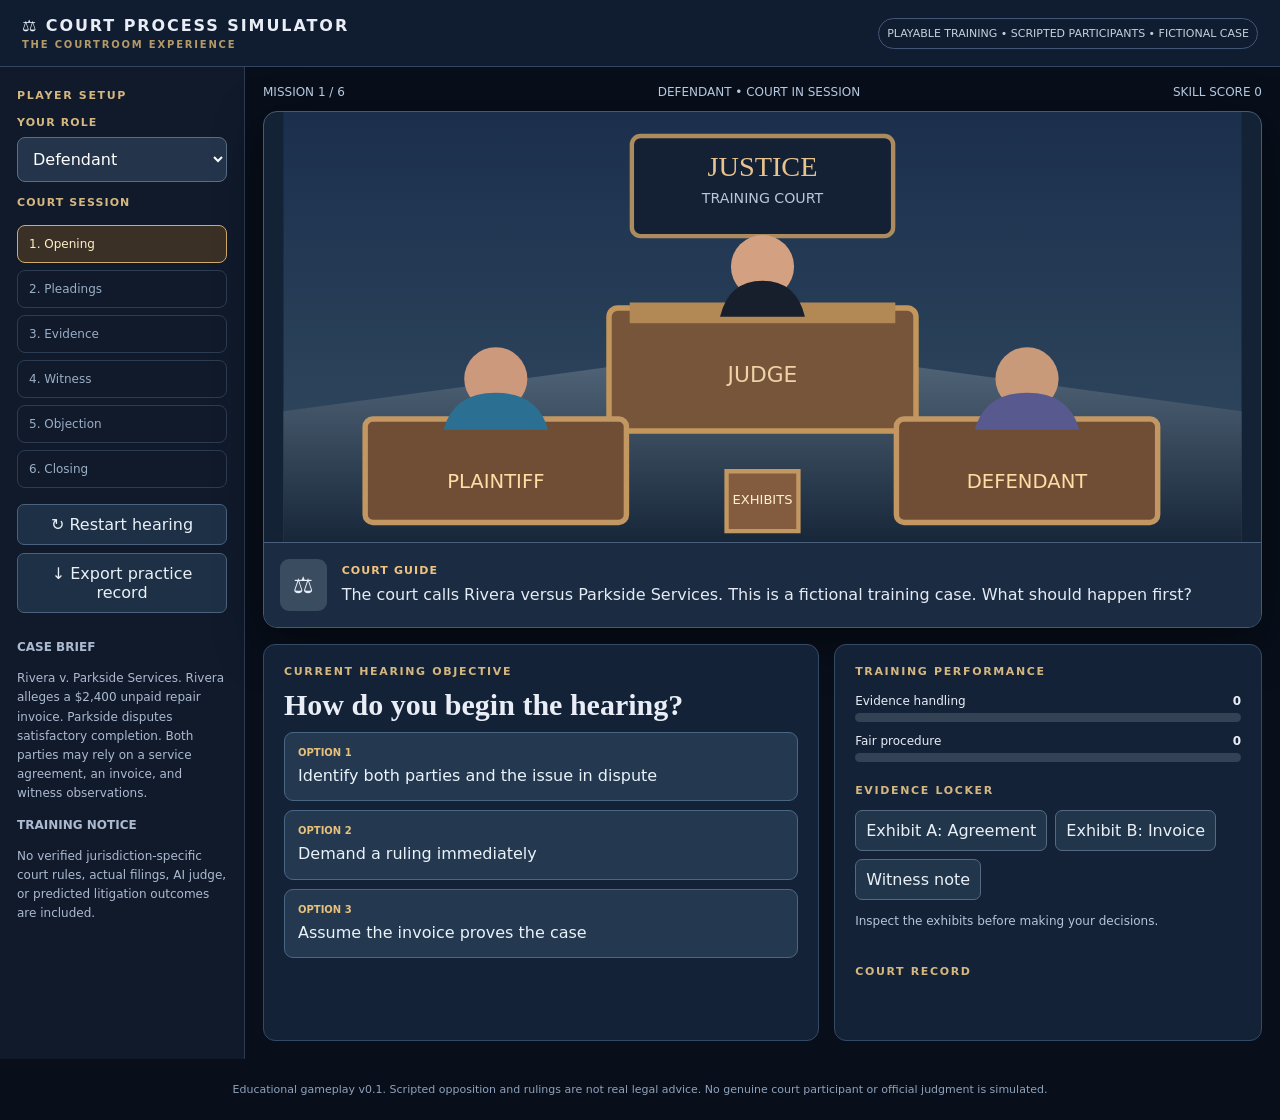
<file: game/index.html>
<!doctype html>
<html lang="en"><head><meta charset="utf-8"><meta name="viewport" content="width=device-width,initial-scale=1">
<title>Court Process Simulator | Playable Training</title>
<style>
:root{color-scheme:dark;font-family:Inter,ui-sans-serif,system-ui,Arial;background:#080f1b;color:#e9edf6}*{box-sizing:border-box}body{margin:0}
header{display:flex;align-items:center;justify-content:space-between;gap:12px;padding:16px 22px;background:#101d30;border-bottom:1px solid #32465f}
.brand{font-weight:850;letter-spacing:.12em}.brand small{display:block;font-size:10px;color:#b49a68;letter-spacing:.18em;margin-top:4px}.notice{font-size:11px;color:#c4d0df;border:1px solid #415775;padding:8px;border-radius:20px}
.layout{display:grid;grid-template-columns:245px minmax(0,1fr);max-width:1440px;margin:auto}.side{padding:22px 17px;border-right:1px solid #2b3c51;background:#101a2b;min-height:92vh}
label{font-size:11px;font-weight:bold;color:#d5b77f;letter-spacing:.1em;display:block;margin:14px 0 8px}
select{background:#24354b;color:#fff;padding:11px;border-radius:8px;border:1px solid #586f89;width:100%;font:inherit}
small,.muted{color:#9eafc3}.eyebrow{font-size:11px;color:#d5b77f;letter-spacing:.15em;font-weight:bold}#timeline{padding:0;list-style:none;display:grid;gap:7px}
#timeline li{border:1px solid #2c3c52;border-radius:8px;padding:11px;font-size:12px;color:#9aaec6}
#timeline .current{background:#3b3026;border-color:#d2aa6d;color:#fff0c5}#timeline .done{color:#79d5b0;border-color:#356758}
aside button{display:block;width:100%;margin:8px 0}.asideinfo{font-size:12px;line-height:1.6;color:#acbad0;margin-top:25px}
button{cursor:pointer;font:inherit}button:focus-visible,select:focus-visible{outline:3px solid #e4b65f;outline-offset:2px}
.ghost{background:#1e3045;color:#eaf0f7;border:1px solid #4b627e;border-radius:7px;padding:10px}
main{padding:18px;min-width:0}
.status{display:flex;justify-content:space-between;gap:12px;flex-wrap:wrap;margin-bottom:12px;font-size:12px;color:#b6c9df}
.arena{border:1px solid #465974;border-radius:14px;overflow:hidden;box-shadow:0 14px 45px #0008;background:#142236}
.arena svg{width:100%;height:auto;display:block;max-height:430px}
.dialogue{display:flex;gap:15px;padding:16px;background:#1b2c42;border-top:1px solid #4a607c;align-items:center}
.portrait{background:#3a4c60;padding:13px;border-radius:9px;font-size:23px}.speaker{font-size:11px;letter-spacing:.1em;color:#f1c47e;font-weight:800}
#speech{margin:6px 0 0;line-height:1.5;color:#e5ebf5}
.columns{display:grid;grid-template-columns:1.3fr 1fr;gap:15px;margin-top:16px}
.panel{background:#142238;border:1px solid #344963;border-radius:12px;padding:20px;min-width:0}
.panel h1{font:700 clamp(22px,3vw,30px) Georgia,serif;margin:10px 0}
#choices{display:grid;gap:9px}
.choice{background:#243950;border:1px solid #496783;border-radius:9px;padding:13px;text-align:left;color:#eaf2fa;line-height:1.4}
.choice:hover{background:#30516f;border-color:#d6b67c}
.choice span{display:block;font-size:10px;font-weight:bold;color:#e8c17b;margin-bottom:5px}
#result{line-height:1.5;color:#9de0c7;min-height:30px}
.bars{display:grid;gap:12px;margin-top:16px}.barlabel{display:flex;justify-content:space-between;font-size:12px;margin-bottom:5px}
.track{height:9px;background:#334254;border-radius:10px;overflow:hidden}.fill{height:100%;background:#cfac73;transition:width .2s}
#caseLog{padding-left:20px;max-height:230px;overflow:auto;font-size:12px;line-height:1.65;color:#a8bfd3}
.exhibits{display:flex;gap:8px;flex-wrap:wrap;margin-top:13px}.exhibits button{background:#22364b;border:1px solid #566983;color:#e9f0f7;padding:10px;border-radius:7px}
#evidenceText{font-size:12px;line-height:1.6;color:#b5c6d8;min-height:35px}
footer{color:#8fa2bc;font-size:11px;text-align:center;padding:24px}
@media(max-width:900px){.layout{grid-template-columns:1fr}.side{min-height:0;border-right:0;border-bottom:1px solid #2b3c51}.columns{grid-template-columns:1fr}.notice{display:none}}
</style></head><body>
<header><div class="brand">⚖ COURT PROCESS SIMULATOR<small>THE COURTROOM EXPERIENCE</small></div><div class="notice">PLAYABLE TRAINING • SCRIPTED PARTICIPANTS • FICTIONAL CASE</div></header>
<div class="layout"><aside class="side"><div class="eyebrow">PLAYER SETUP</div><label for="role">YOUR ROLE</label><select id="role"><option value="defendant">Defendant</option><option value="plaintiff">Plaintiff</option><option value="defense attorney">Defense Attorney</option><option value="plaintiff attorney">Plaintiff Attorney</option><option value="judge">Judge</option><option value="witness">Witness</option><option value="clerk">Court Clerk</option></select><label>COURT SESSION</label><ol id="timeline"></ol><button class="ghost" id="restart">↻ Restart hearing</button><button class="ghost" id="download">↓ Export practice record</button><div class="asideinfo"><strong>CASE BRIEF</strong><p>Rivera v. Parkside Services. Rivera alleges a $2,400 unpaid repair invoice. Parkside disputes satisfactory completion. Both parties may rely on a service agreement, an invoice, and witness observations.</p><strong>TRAINING NOTICE</strong><p>No verified jurisdiction-specific court rules, actual filings, AI judge, or predicted litigation outcomes are included.</p></div></aside>
<main><div class="status"><span id="mission">MISSION 1 / 6</span><span id="roleInfo">DEFENDANT • COURT IN SESSION</span><span id="points">SKILL SCORE 0</span></div>
<section class="arena"><svg viewBox="0 0 880 395" role="img" aria-label="Illustrated courtroom with a judge's bench and two opposing tables">
<defs><linearGradient id="wall" x2="0" y2="1"><stop stop-color="#1b2f4d"/><stop offset="1" stop-color="#344d61"/></linearGradient><linearGradient id="floor" x2="0" y2="1"><stop stop-color="#56697c"/><stop offset="1" stop-color="#172739"/></linearGradient></defs>
<rect width="880" height="395" fill="url(#wall)"/><path d="M0 275L440 215L880 275V395H0Z" fill="url(#floor)"/>
<rect x="320" y="22" width="240" height="92" rx="8" fill="#142134" stroke="#ac8c5e" stroke-width="4"/>
<text x="440" y="59" fill="#e8c38e" font-family="Georgia" font-size="26" text-anchor="middle">JUSTICE</text><text x="440" y="84" fill="#b8c7d9" font-size="13" text-anchor="middle">TRAINING COURT</text>
<rect x="299" y="180" width="282" height="113" rx="8" fill="#77553b" stroke="#c3975c" stroke-width="5"/><rect x="318" y="175" width="244" height="19" fill="#b28855"/><circle cx="440" cy="142" r="29" fill="#d3a182"/><path d="M401 188Q409 155 440 155Q471 155 479 188Z" fill="#171f2d"/>
<text x="440" y="248" fill="#eed3a6" font-size="20" text-anchor="middle">JUDGE</text>
<rect x="75" y="282" width="240" height="95" rx="7" fill="#704e35" stroke="#c29761" stroke-width="5"/><circle cx="195" cy="245" r="29" fill="#cd997d"/><path d="M147 292Q156 258 195 258Q234 258 243 292Z" fill="#2b7092"/><text x="195" y="345" fill="#ffdda5" font-size="18" text-anchor="middle">PLAINTIFF</text>
<rect x="563" y="282" width="240" height="95" rx="7" fill="#704e35" stroke="#c29761" stroke-width="5"/><circle cx="683" cy="245" r="29" fill="#c99a7a"/><path d="M635 292Q644 258 683 258Q722 258 731 292Z" fill="#585a8f"/><text x="683" y="345" fill="#ffdda5" font-size="18" text-anchor="middle">DEFENDANT</text>
<path d="M407 330h66v55h-66z" fill="#835c40" stroke="#c39761" stroke-width="4"/><text x="440" y="360" font-size="12" fill="#fff0cc" text-anchor="middle">EXHIBITS</text>
</svg><div class="dialogue"><div class="portrait">⚖</div><div><div class="speaker" id="speaker">COURT GUIDE</div><p id="speech"></p></div></div></section>
<div class="columns"><section class="panel"><div class="eyebrow">CURRENT HEARING OBJECTIVE</div><h1 id="question"></h1><div id="choices"></div><p id="result" role="status"></p></section>
<section class="panel"><div class="eyebrow">TRAINING PERFORMANCE</div><div class="bars"><div><div class="barlabel"><span>Evidence handling</span><b id="evidenceScore">0</b></div><div class="track"><div class="fill" id="evidenceBar"></div></div></div><div><div class="barlabel"><span>Fair procedure</span><b id="procedureScore">0</b></div><div class="track"><div class="fill" id="procedureBar"></div></div></div></div><div class="eyebrow" style="margin-top:22px">EVIDENCE LOCKER</div><div class="exhibits"><button id="agreement">Exhibit A: Agreement</button><button id="invoice">Exhibit B: Invoice</button><button id="witnessNote">Witness note</button></div><p id="evidenceText">Inspect the exhibits before making your decisions.</p><div class="eyebrow" style="margin-top:18px">COURT RECORD</div><ol id="caseLog"></ol></section></div></main></div><footer>Educational gameplay v0.1. Scripted opposition and rulings are not real legal advice. No genuine court participant or official judgment is simulated.</footer><script type="module" src="/game/sim.js"></script></body></html>
</file>
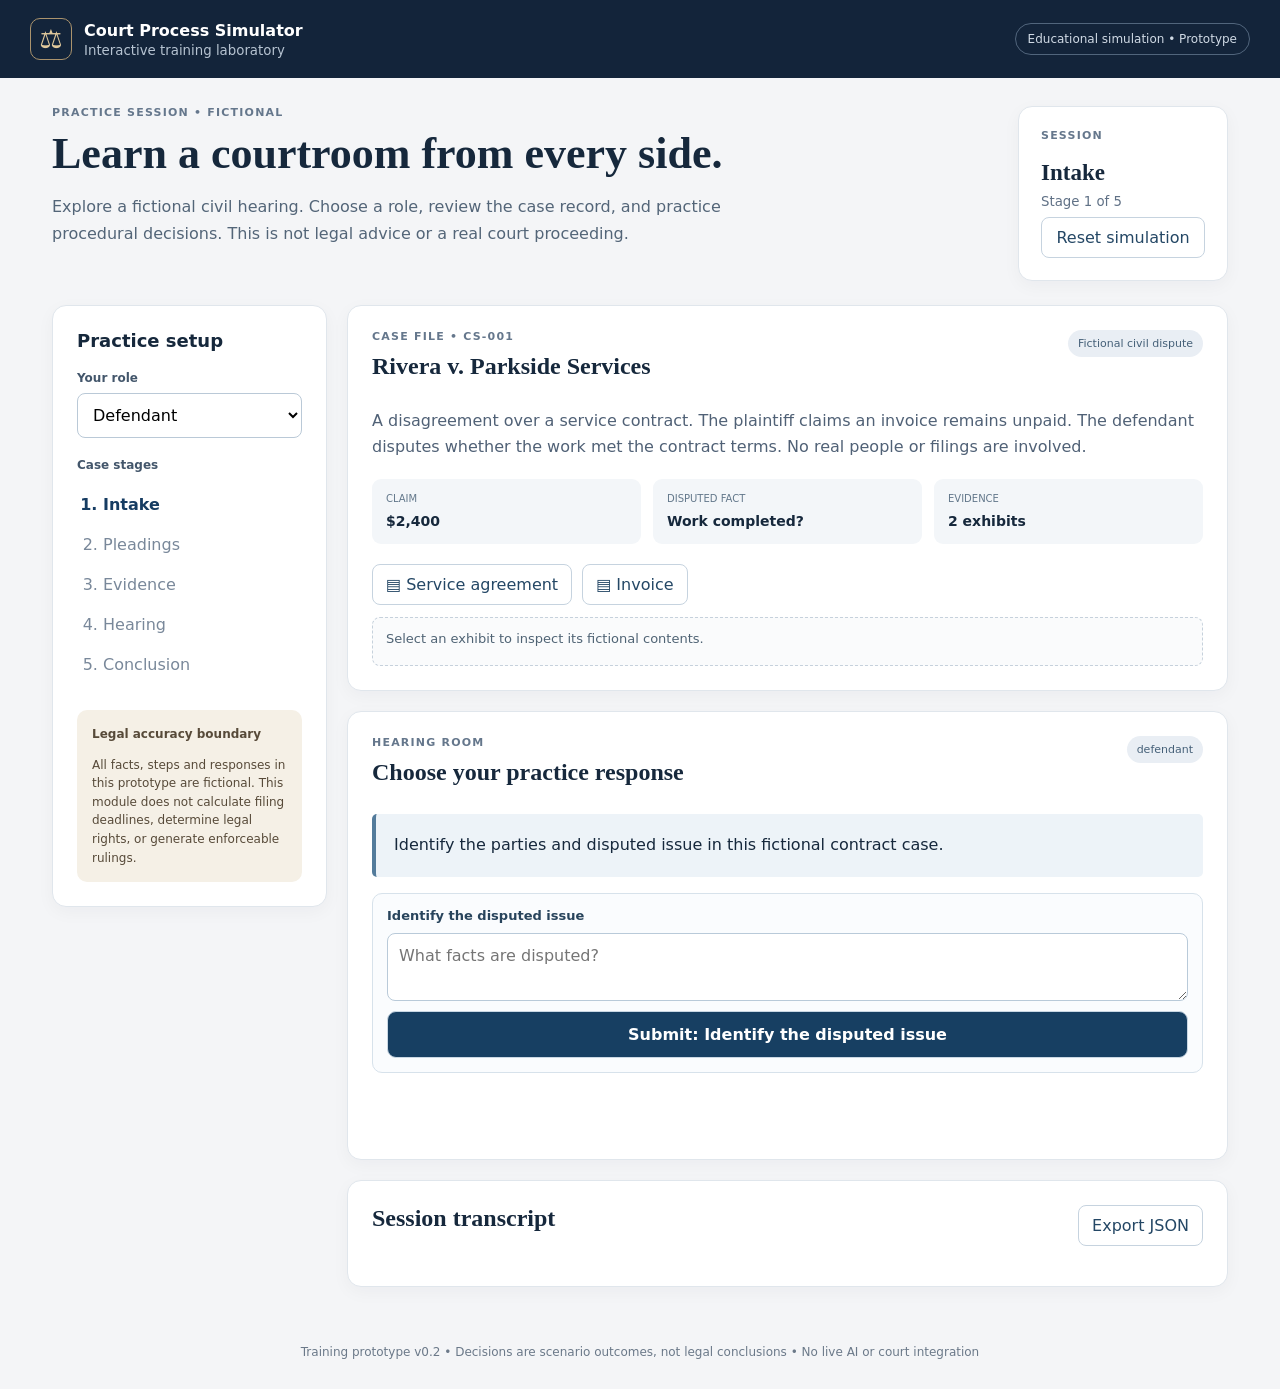
<file: prototype/index.html>
<!doctype html>
<html lang="en"><head><meta charset="UTF-8"/><meta name="viewport" content="width=device-width,initial-scale=1"/><meta name="description" content="Educational courtroom role practice simulator"/><title>Court Process Simulator | Practice Room</title><link rel="stylesheet" href="/prototype/styles.css"/></head>
<body><header class="top"><div class="brand"><span class="seal">⚖</span><div><strong>Court Process Simulator</strong><small>Interactive training laboratory</small></div></div><span class="tag">Educational simulation • Prototype</span></header>
<main class="shell"><section class="intro"><div><p class="eyebrow">PRACTICE SESSION • FICTIONAL</p><h1>Learn a courtroom from every side.</h1><p>Explore a fictional civil hearing. Choose a role, review the case record, and practice procedural decisions. This is not legal advice or a real court proceeding.</p></div><div class="session"><span class="eyebrow">SESSION</span><strong id="stageLabel">Intake</strong><small id="progressLabel">Stage 1 of 5</small><button id="resetBtn" class="ghost">Reset simulation</button></div></section>
<section class="work"><aside class="side"><h2>Practice setup</h2><label for="role">Your role</label><select id="role"><option value="judge">Judge</option><option value="plaintiff">Plaintiff</option><option value="defendant" selected>Defendant</option><option value="counsel_plaintiff">Plaintiff's attorney</option><option value="counsel_defendant">Defense attorney</option><option value="witness">Witness</option><option value="clerk">Court clerk</option></select><div class="subhead">Case stages</div><ol id="timeline" class="timeline"></ol><div class="notice"><strong>Legal accuracy boundary</strong><p>All facts, steps and responses in this prototype are fictional. This module does not calculate filing deadlines, determine legal rights, or generate enforceable rulings.</p></div></aside>
<div class="maincol"><section class="panel"><div class="panelhead"><div><p class="eyebrow">CASE FILE • CS-001</p><h2>Rivera v. Parkside Services</h2></div><span class="pill">Fictional civil dispute</span></div><p id="caseDescription" class="desc">A disagreement over a service contract. The plaintiff claims an invoice remains unpaid. The defendant disputes whether the work met the contract terms. No real people or filings are involved.</p><div class="metrics"><div><small>CLAIM</small><strong>$2,400</strong></div><div><small>DISPUTED FACT</small><strong>Work completed?</strong></div><div><small>EVIDENCE</small><strong>2 exhibits</strong></div></div><div class="docs"><button type="button" class="doc" data-document="contract">▤ Service agreement</button><button type="button" class="doc" data-document="invoice">▤ Invoice</button></div><div id="exhibitViewer" class="exhibit" aria-live="polite">Select an exhibit to inspect its fictional contents.</div></section>
<section class="panel"><div class="panelhead"><div><p class="eyebrow">HEARING ROOM</p><h2 id="promptTitle">Choose an action</h2></div><span id="actorBadge" class="pill"></span></div><p id="scene" class="scene" aria-live="polite"></p><div id="actions" class="actions"></div><p id="feedback" role="status" class="feedback"></p></section>
<section class="panel"><div class="panelhead"><h2>Session transcript</h2><button id="exportBtn" class="ghost">Export JSON</button></div><ol id="transcript" class="transcript"></ol></section></div></section></main>
<footer>Training prototype v0.2 • Decisions are scenario outcomes, not legal conclusions • No live AI or court integration</footer>
<script type="module" src="/prototype/app-v2.js"></script></body></html>
</file>
<file: prototype/styles.css>
:root{font-family:Inter,ui-sans-serif,system-ui,-apple-system,Segoe UI,Arial,sans-serif;color:#16283c;background:#f4f5f7;font-synthesis:none}*{box-sizing:border-box}body{margin:0}button,select{font:inherit}button{cursor:pointer}.top{display:flex;justify-content:space-between;align-items:center;padding:18px max(22px,calc((100vw - 1220px)/2));background:#13243a;color:white;gap:12px}.brand{display:flex;gap:12px;align-items:center}.seal{display:grid;place-items:center;border:1px solid #aa936d;color:#e1c99c;font-size:26px;width:42px;height:42px;border-radius:10px}.brand small{display:block;color:#b6c3d1;margin-top:3px}.tag{font-size:12px;border:1px solid #51657c;padding:8px 12px;border-radius:20px;color:#d0dae5}.shell{max-width:1220px;margin:auto;padding:28px 22px}.intro{display:flex;justify-content:space-between;align-items:stretch;gap:24px;margin-bottom:24px}.intro>div:first-child{max-width:710px}.eyebrow{font-size:11px;letter-spacing:.11em;font-weight:800;color:#65778c;margin:0 0 10px}h1{font-family:Georgia,serif;font-size:clamp(29px,4vw,44px);margin:0 0 12px;line-height:1.12}h2{font-size:18px;margin:0 0 12px}.intro p:not(.eyebrow){color:#536578;line-height:1.65}.session,.panel,.side{background:white;border:1px solid #e0e6ec;border-radius:14px;box-shadow:0 5px 18px #13243a0a}.session{padding:22px;min-width:210px;display:flex;flex-direction:column;gap:8px}.session strong{font-family:Georgia,serif;font-size:23px}.session small{color:#607186}.work{display:grid;grid-template-columns:275px 1fr;gap:20px}.side{padding:24px;align-self:start}.side label,.subhead{display:block;font-size:12px;font-weight:800;color:#43566b;margin:20px 0 8px}.side select{width:100%;border:1px solid #bac9d7;padding:11px;border-radius:8px;background:white}.timeline{padding-left:26px}.timeline li{padding:7px 0 14px;color:#79889a}.timeline li.current{color:#163c62;font-weight:800}.timeline li.done{color:#1d746c}.notice{background:#f5f0e6;padding:15px;border-radius:10px;margin-top:22px;font-size:12px;line-height:1.55;color:#574a39}.notice p{margin-bottom:0}.maincol{display:grid;gap:20px}.panel{padding:24px}.panelhead{display:flex;justify-content:space-between;align-items:start;gap:12px}.panelhead h2{font-family:Georgia,serif;font-size:24px}.pill{background:#e9eef4;color:#456078;padding:7px 10px;border-radius:20px;font-size:11px;white-space:nowrap}.desc{color:#506176;line-height:1.6}.metrics{display:grid;grid-template-columns:repeat(3,1fr);gap:12px;margin:20px 0}.metrics>div{background:#f3f6f9;padding:14px;border-radius:9px}.metrics small{display:block;color:#63788b;font-size:10px;margin-bottom:7px}.metrics strong{font-size:14px}.docs{display:flex;gap:10px;flex-wrap:wrap}.doc,.ghost{background:white;color:#244765;border:1px solid #c6d3df;border-radius:8px;padding:10px 13px}.doc:hover,.ghost:hover{background:#edf3fa}.exhibit{margin-top:12px;background:#fafbfc;padding:13px;border:1px dashed #c6d1dc;border-radius:8px;color:#4f6374;min-height:49px;font-size:13px}.scene{background:#edf3f8;padding:18px;border-left:4px solid #537b9b;line-height:1.65;border-radius:5px}.actions{display:grid;gap:9px}.action{padding:13px 15px;text-align:left;border-radius:9px;border:1px solid #c9d7e3;background:#fff;color:#163952}.action:hover,.action:focus-visible{background:#e7f1fb;border-color:#5282a5}.feedback{min-height:24px;color:#1b6258;font-size:14px;line-height:1.5}.transcript{padding-left:20px;margin-bottom:0;max-height:250px;overflow:auto}.transcript li{padding:8px 0;line-height:1.5;border-bottom:1px solid #e8edf1;color:#415569}.transcript strong{color:#173d62}footer{text-align:center;color:#6b7989;font-size:12px;padding:30px 15px}@media(max-width:800px){.top{padding:16px}.tag{display:none}.intro{flex-direction:column}.work{grid-template-columns:1fr}.session{min-width:0}.metrics{grid-template-columns:1fr}.panel,.side{padding:18px}.panelhead{flex-wrap:wrap}.panelhead h2{font-size:20px}}
.practice-action{display:grid;gap:10px;padding:14px;border:1px solid #d7e2eb;border-radius:10px;margin-bottom:10px;background:#fafcfe}.action-label{font-size:13px;font-weight:700;color:#28445c}.practice-action textarea,.practice-action select{width:100%;border:1px solid #b9cad9;border-radius:8px;padding:11px;background:white;color:#16283c;font:inherit;line-height:1.4}.practice-action textarea:focus,.practice-action select:focus{outline:3px solid #86a8c8;outline-offset:1px}.practice-action .action{background:#173f62;color:white;text-align:center;font-weight:600}.practice-action .action:hover{background:#255a83;color:white}
</file>
